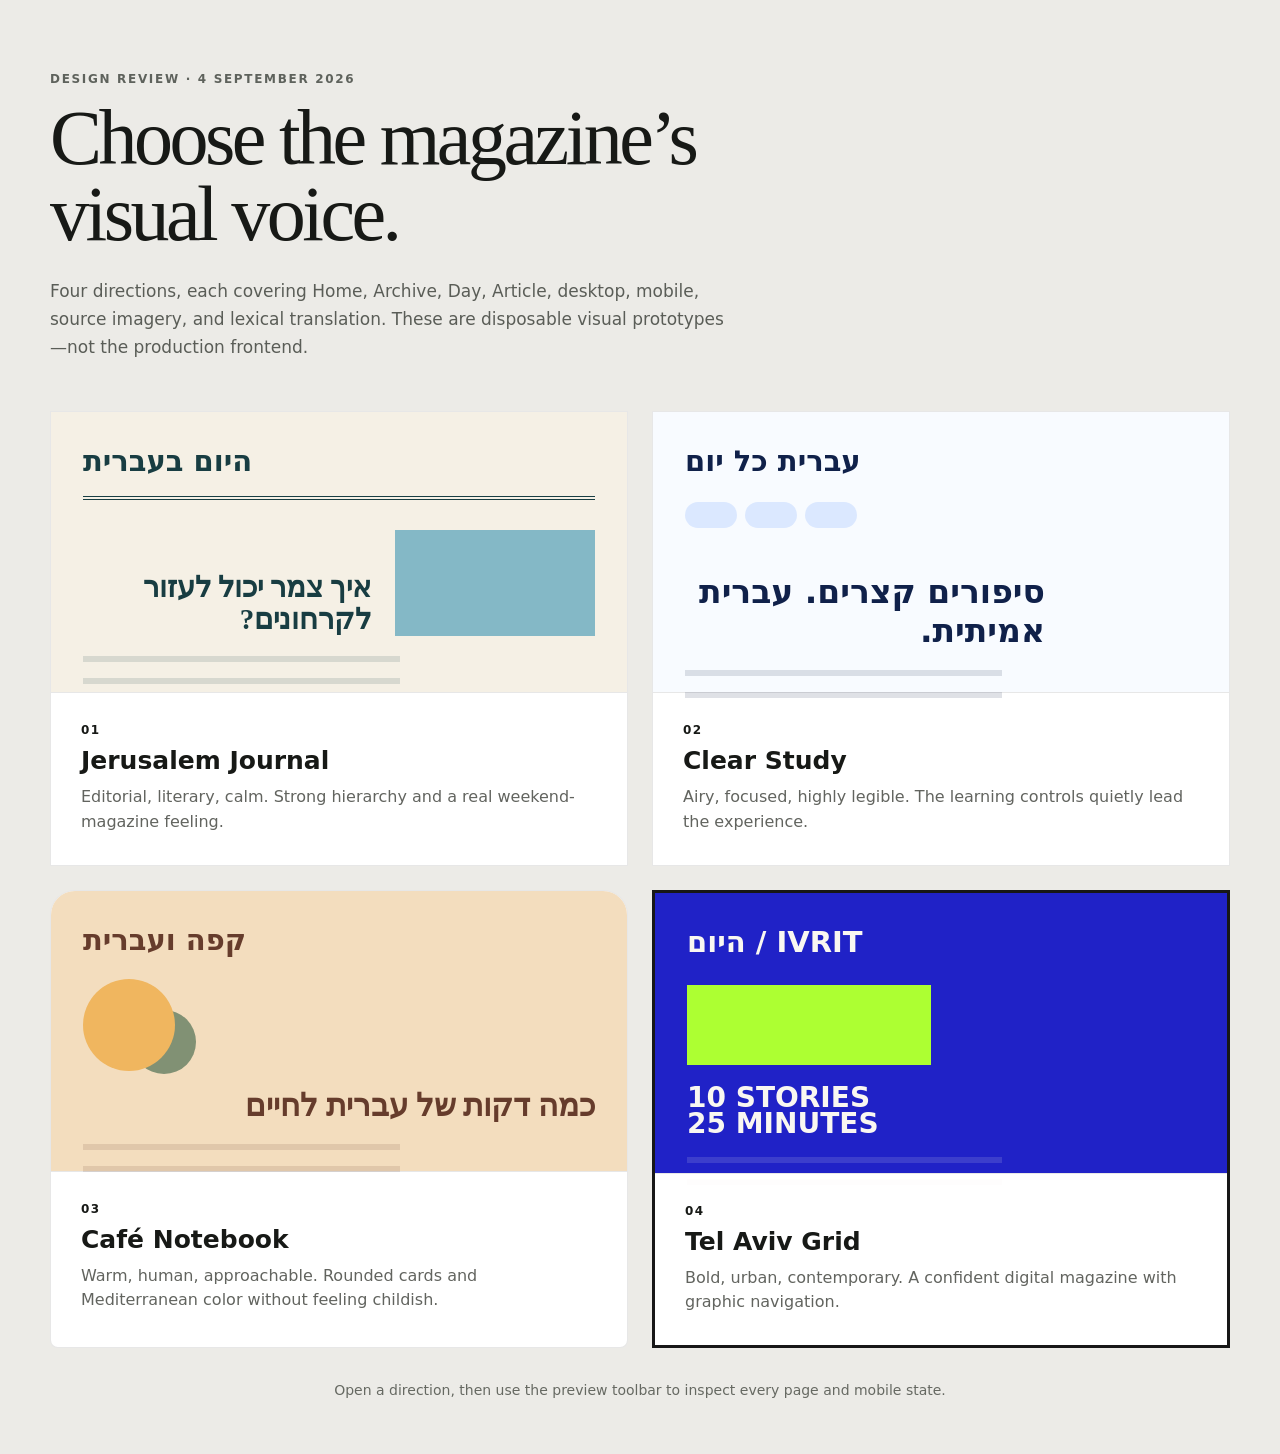
<file: design-previews/index.html>
<!doctype html>
<html lang="en">
<head>
  <meta charset="utf-8">
  <meta name="viewport" content="width=device-width, initial-scale=1">
  <title>Hebrew Reading Magazine — Design directions</title>
  <link rel="stylesheet" href="styles.css">
</head>
<body class="gallery-body">
  <main class="gallery">
    <header class="gallery-intro">
      <p class="eyebrow">Design review · 4 September 2026</p>
      <h1>Choose the magazine’s visual voice.</h1>
      <p>Four directions, each covering Home, Archive, Day, Article, desktop, mobile, source imagery, and lexical translation. These are disposable visual prototypes—not the production frontend.</p>
    </header>

    <section class="direction-grid" aria-label="Visual directions">
      <a class="direction-card direction-editorial" href="preview.html?theme=editorial&page=home&device=desktop">
        <div class="mini-preview">
          <div class="mini-masthead">היום בעברית</div>
          <div class="mini-rule"></div>
          <div class="mini-columns"><span></span><b>איך צמר יכול לעזור לקרחונים?</b></div>
          <div class="mini-lines"></div>
        </div>
        <div class="direction-copy">
          <span>01</span>
          <h2>Jerusalem Journal</h2>
          <p>Editorial, literary, calm. Strong hierarchy and a real weekend-magazine feeling.</p>
        </div>
      </a>

      <a class="direction-card direction-clear" href="preview.html?theme=clear&page=home&device=desktop">
        <div class="mini-preview">
          <div class="mini-masthead">עברית כל יום</div>
          <div class="mini-pill-row"><i></i><i></i><i></i></div>
          <b>סיפורים קצרים. עברית אמיתית.</b>
          <div class="mini-lines"></div>
        </div>
        <div class="direction-copy">
          <span>02</span>
          <h2>Clear Study</h2>
          <p>Airy, focused, highly legible. The learning controls quietly lead the experience.</p>
        </div>
      </a>

      <a class="direction-card direction-cafe" href="preview.html?theme=cafe&page=home&device=desktop">
        <div class="mini-preview">
          <div class="mini-masthead">קפה ועברית</div>
          <div class="mini-sun"></div>
          <b>כמה דקות של עברית לחיים</b>
          <div class="mini-lines"></div>
        </div>
        <div class="direction-copy">
          <span>03</span>
          <h2>Café Notebook</h2>
          <p>Warm, human, approachable. Rounded cards and Mediterranean color without feeling childish.</p>
        </div>
      </a>

      <a class="direction-card direction-grid-style" href="preview.html?theme=grid&page=home&device=desktop">
        <div class="mini-preview">
          <div class="mini-masthead">IVRIT / היום</div>
          <div class="mini-block"></div>
          <b>10 STORIES<br>25 MINUTES</b>
          <div class="mini-lines"></div>
        </div>
        <div class="direction-copy">
          <span>04</span>
          <h2>Tel Aviv Grid</h2>
          <p>Bold, urban, contemporary. A confident digital magazine with graphic navigation.</p>
        </div>
      </a>
    </section>

    <footer class="gallery-note">Open a direction, then use the preview toolbar to inspect every page and mobile state.</footer>
  </main>
</body>
</html>
</file>
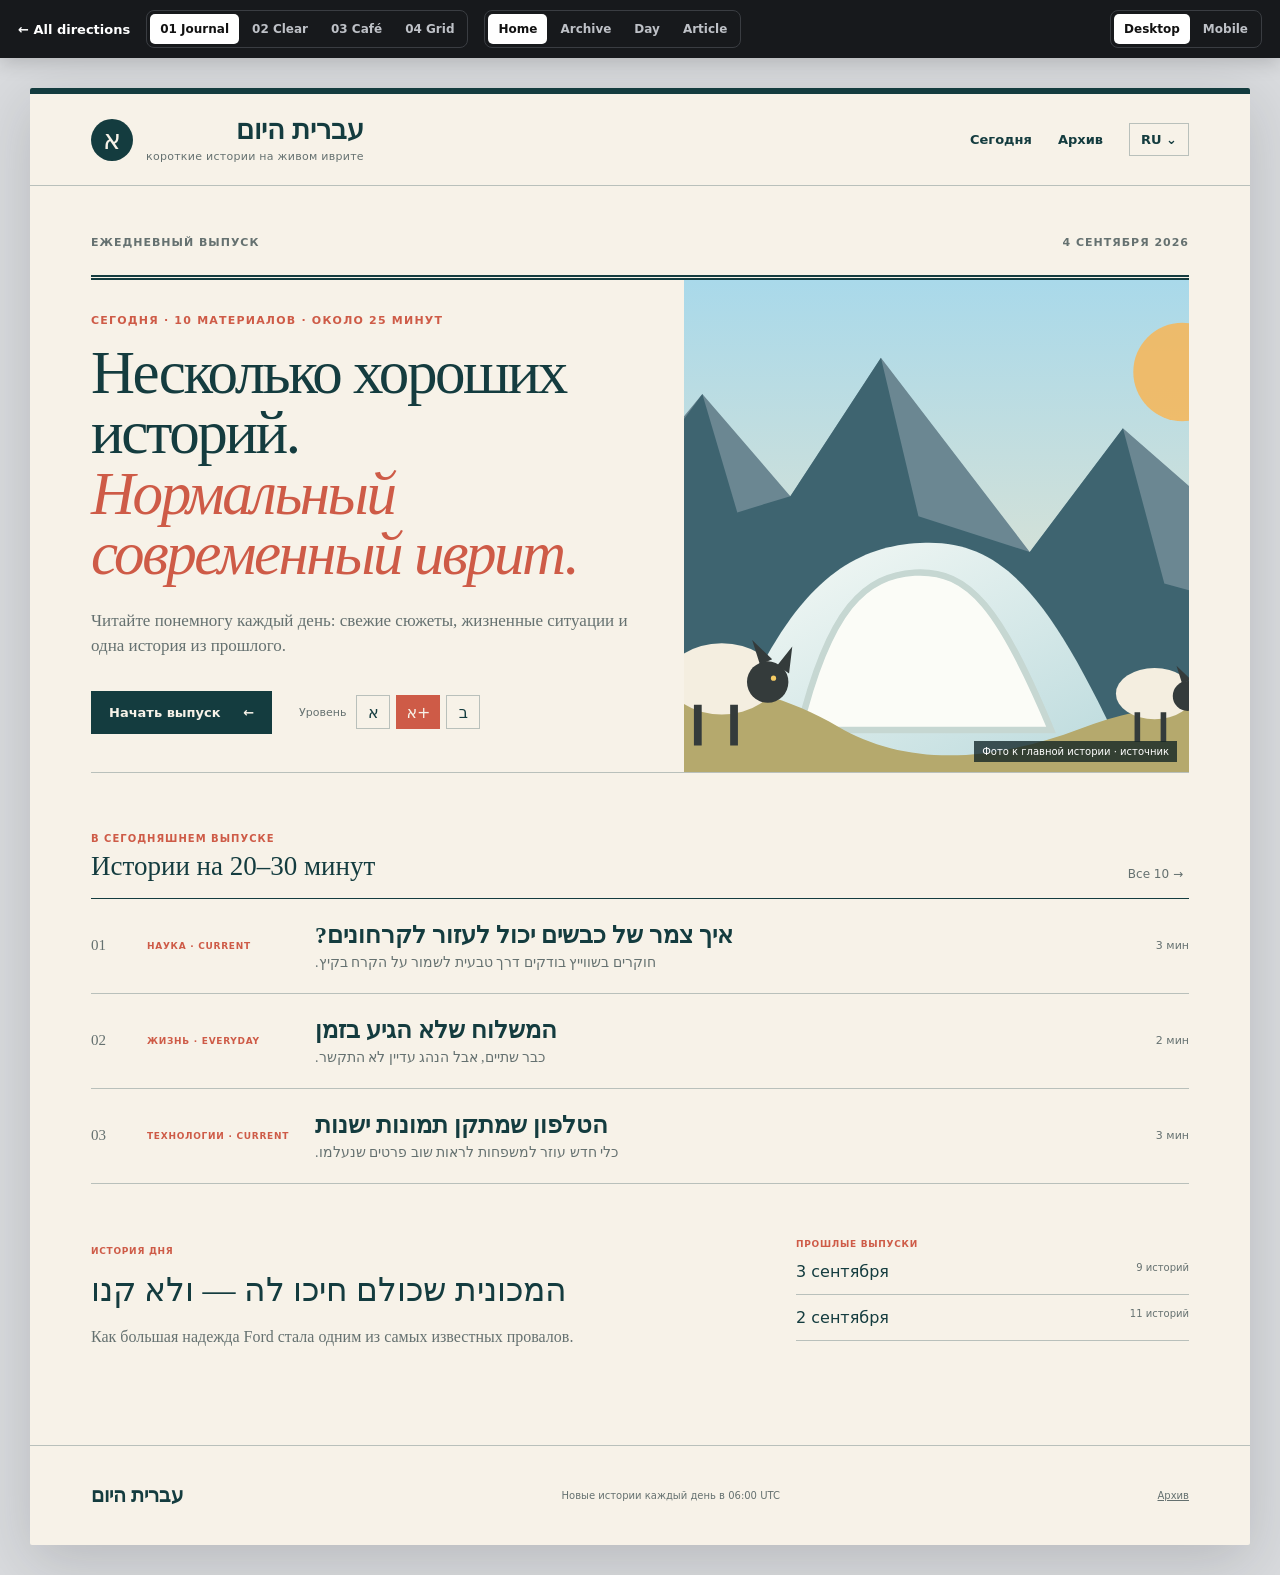
<file: design-previews/preview.html>
<!doctype html>
<html lang="en">
<head>
  <meta charset="utf-8">
  <meta name="viewport" content="width=device-width, initial-scale=1">
  <title>Hebrew Reading Magazine — Visual preview</title>
  <link rel="stylesheet" href="styles.css">
</head>
<body class="preview-body" data-theme="editorial">
  <header class="preview-toolbar">
    <a class="toolbar-back" href="index.html" aria-label="Back to directions">← All directions</a>
    <div class="toolbar-group theme-controls" aria-label="Theme">
      <button type="button" data-theme-choice="editorial">01 Journal</button>
      <button type="button" data-theme-choice="clear">02 Clear</button>
      <button type="button" data-theme-choice="cafe">03 Café</button>
      <button type="button" data-theme-choice="grid">04 Grid</button>
    </div>
    <div class="toolbar-group page-controls" aria-label="Page">
      <button type="button" data-page-choice="home">Home</button>
      <button type="button" data-page-choice="archive">Archive</button>
      <button type="button" data-page-choice="day">Day</button>
      <button type="button" data-page-choice="article">Article</button>
    </div>
    <div class="toolbar-group device-controls" aria-label="Viewport">
      <button type="button" data-device-choice="desktop">Desktop</button>
      <button type="button" data-device-choice="mobile">Mobile</button>
    </div>
  </header>

  <div class="preview-stage" data-device="desktop">
    <div class="site-shell">
      <header class="site-header">
        <a class="brand" href="#" data-open-page="home">
          <span class="brand-mark">א</span>
          <span class="brand-words"><strong class="brand-title">עברית היום</strong><small class="brand-tagline">короткие истории на живом иврите</small></span>
        </a>
        <nav class="site-nav" aria-label="Primary">
          <a href="#" data-open-page="home">Сегодня</a>
          <a href="#" data-open-page="archive">Архив</a>
          <button class="locale-button" type="button">RU <span>⌄</span></button>
        </nav>
      </header>

      <main class="mock-pages">
        <section class="mock-page home-page" data-page="home">
          <div class="home-kicker"><span>Ежедневный выпуск</span><time>4 сентября 2026</time></div>
          <section class="home-hero">
            <div class="hero-copy">
              <p class="hero-overline">Сегодня · 10 материалов · около 25 минут</p>
              <h1>Несколько хороших историй.<br><em>Нормальный современный иврит.</em></h1>
              <p class="hero-summary">Читайте понемногу каждый день: свежие сюжеты, жизненные ситуации и одна история из прошлого.</p>
              <div class="hero-actions">
                <button class="primary-action" type="button" data-open-page="day">Начать выпуск <span>←</span></button>
                <div class="level-shortcut" aria-label="Reading level"><span>Уровень</span><button>א</button><button class="active">א+</button><button>ב</button></div>
              </div>
            </div>
            <figure class="hero-image">
              <img src="assets/glacier.svg" alt="Sheep standing near a covered alpine glacier">
              <figcaption>Фото к главной истории · источник</figcaption>
            </figure>
          </section>

          <section class="home-list-section">
            <header class="section-heading"><div><span>В сегодняшнем выпуске</span><h2>Истории на 20–30 минут</h2></div><button type="button" data-open-page="day">Все 10 →</button></header>
            <div class="story-list">
              <article class="story-row featured-row">
                <span class="story-number">01</span><span class="story-kind">НАУКА · CURRENT</span>
                <div><h3 dir="rtl">איך צמר של כבשים יכול לעזור לקרחונים?</h3><p dir="rtl">חוקרים בשווייץ בודקים דרך טבעית לשמור על הקרח בקיץ.</p></div><span class="story-time">3 мин</span>
              </article>
              <article class="story-row">
                <span class="story-number">02</span><span class="story-kind">ЖИЗНЬ · EVERYDAY</span>
                <div><h3 dir="rtl">המשלוח שלא הגיע בזמן</h3><p dir="rtl">כבר שתיים, אבל הנהג עדיין לא התקשר.</p></div><span class="story-time">2 мин</span>
              </article>
              <article class="story-row">
                <span class="story-number">03</span><span class="story-kind">ТЕХНОЛОГИИ · CURRENT</span>
                <div><h3 dir="rtl">הטלפון שמתקן תמונות ישנות</h3><p dir="rtl">כלי חדש עוזר למשפחות לראות שוב פרטים שנעלמו.</p></div><span class="story-time">3 мин</span>
              </article>
            </div>
          </section>

          <section class="home-bottom">
            <div><span class="small-label">ИСТОРИЯ ДНЯ</span><h2 dir="rtl">המכונית שכולם חיכו לה — ולא קנו</h2><p>Как большая надежда Ford стала одним из самых известных провалов.</p></div>
            <aside><span class="small-label">ПРОШЛЫЕ ВЫПУСКИ</span><button type="button" data-open-page="archive">3 сентября <b>9 историй</b></button><button type="button" data-open-page="archive">2 сентября <b>11 историй</b></button></aside>
          </section>
        </section>

        <section class="mock-page archive-page" data-page="archive" hidden>
          <header class="page-title-block"><p class="hero-overline">Читать дальше</p><h1>Архив выпусков</h1><p>Каждый день — короткая подборка живого современного иврита.</p></header>
          <div class="archive-layout">
            <div class="archive-years"><button class="active">2026</button><button>2025</button><button>2024</button></div>
            <div class="archive-month">
              <h2>Сентябрь <span>4 выпуска</span></h2>
              <article class="issue-card current-issue"><time><b>04</b><span>сентября<br>пятница</span></time><div><h3>Сегодняшний выпуск</h3><p>10 материалов · около 25 минут</p><div class="issue-tags"><span>6 CURRENT</span><span>3 EVERYDAY</span><span>1 HISTORY</span></div></div><button type="button" data-open-page="day">Открыть →</button></article>
              <article class="issue-card"><time><b>03</b><span>сентября<br>четверг</span></time><div><h3 dir="rtl">הרכבת שחזרה לעיר</h3><p>9 материалов · около 22 минут</p></div><button>Открыть →</button></article>
              <article class="issue-card"><time><b>02</b><span>сентября<br>среда</span></time><div><h3 dir="rtl">למה כולם מחפשים את הכוס הזאת?</h3><p>11 материалов · около 28 минут</p></div><button>Открыть →</button></article>
              <article class="issue-card"><time><b>01</b><span>сентября<br>вторник</span></time><div><h3 dir="rtl">יום ראשון בעבודה החדשה</h3><p>10 материалов · около 24 минут</p></div><button>Открыть →</button></article>
            </div>
          </div>
        </section>

        <section class="mock-page day-page" data-page="day" hidden>
          <header class="day-heading">
            <a href="#" data-open-page="archive">← Архив</a>
            <div><p class="hero-overline">Ежедневный выпуск № 248</p><h1>4 сентября 2026</h1><p>10 материалов · около 25 минут</p></div>
            <div class="day-level"><span>Тексты уровня</span><div><button>א</button><button class="active">א+</button><button>ב</button></div></div>
          </header>
          <div class="day-story-grid">
            <article class="day-lead-card">
              <img src="assets/glacier.svg" alt="Sheep near a glacier">
              <div class="card-copy"><span class="story-kind">НАУКА · CURRENT</span><h2 dir="rtl">איך צמר של כבשים יכול לעזור לקרחונים?</h2><p dir="rtl">חוקרים בשווייץ בודקים אם חומר טבעי יכול להגן על הקרח בחודשי הקיץ.</p><footer><span>3 минуты</span><button type="button" data-open-page="article">Читать →</button></footer></div>
            </article>
            <article class="day-card"><span class="story-kind">ЖИЗНЬ · EVERYDAY</span><h2 dir="rtl">המשלוח שלא הגיע בזמן</h2><p dir="rtl">המשלוח היה אמור להגיע עד שתיים, אבל אף אחד לא התקשר.</p><footer><span>2 минуты</span><button>Читать →</button></footer></article>
            <article class="day-card"><span class="story-kind">ТЕХНОЛОГИИ · CURRENT</span><h2 dir="rtl">הטלפון שמתקן תמונות ישנות</h2><p dir="rtl">כלי חדש מחזיר צבע ופרטים לתמונות משפחתיות.</p><footer><span>3 минуты</span><button>Читать →</button></footer></article>
            <article class="day-card"><span class="story-kind">ГОРОД · CURRENT</span><h2 dir="rtl">הספרייה שנשארת פתוחה בלילה</h2><p dir="rtl">סטודנטים ביקשו מקום שקט ללמוד בו אחרי העבודה.</p><footer><span>2 минуты</span><button>Читать →</button></footer></article>
            <article class="day-card"><span class="story-kind">ИСТОРИЯ · HISTORY</span><h2 dir="rtl">המכונית שכולם חיכו לה — ולא קנו</h2><p dir="rtl">פורד חשבה שהדגם החדש יהיה הצלחה גדולה.</p><footer><span>4 минуты</span><button>Читать →</button></footer></article>
          </div>
        </section>

        <article class="mock-page article-page" data-page="article" hidden>
          <div class="article-progress"><span style="width:30%"></span></div>
          <header class="article-topline"><a href="#" data-open-page="day">← Выпуск за 4 сентября</a><span>1 из 10</span></header>
          <div class="article-layout">
            <aside class="article-tools">
              <div><span>Уровень</span><button>א</button><button class="active">א+</button><button>ב</button></div>
              <div><span>Перевод</span><button class="active">RU</button><button>EN</button></div>
              <p>Нажмите на слово или выражение, чтобы увидеть перевод.</p>
            </aside>
            <div class="article-main">
              <header class="article-heading"><span class="story-kind">НАУКА · CURRENT</span><h1 dir="rtl">איך צמר של כבשים יכול לעזור לקרחונים?</h1><p class="article-dek" dir="rtl">חוקרים בשווייץ בודקים אם חומר פשוט וטבעי יכול לעזור לשמור על הקרח גם בקיץ.</p><div class="article-meta"><span>4 сентября 2026</span><span>3 минуты</span><span>א+ · A1.2</span></div></header>
              <figure class="article-image"><img src="assets/glacier.svg" alt="Sheep standing beside a protected glacier in the Alps"><figcaption>Иллюстрация к материалу · <a href="#">перейти к источнику</a></figcaption></figure>
              <div class="hebrew-article" dir="rtl">
                <p><button class="lexeme">בקיץ</button> <button class="lexeme">האחרון</button>, <button class="lexeme">חוקרים</button> <button class="lexeme">בשווייץ</button> <button class="lexeme">ניסו</button> <button class="lexeme active-lexeme">דרך חדשה<span class="word-popover" dir="ltr"><b>דרך חדשה</b><span>новый способ</span><small>выражение · RU</small></span></button> <button class="lexeme">לשמור</button> <button class="lexeme">על</button> <button class="lexeme">קרחון קטן</button> <button class="lexeme">בהרים</button>.</p>
                <p><button class="lexeme">בדרך כלל</button> <button class="lexeme">מכסים</button> <button class="lexeme">את הקרח</button> <button class="lexeme">בחומר לבן</button>. <button class="lexeme">הפעם</button> <button class="lexeme">הם השתמשו</button> <button class="lexeme">בצמר כבשים</button>. <button class="lexeme">הצמר</button> <button class="lexeme">שומר</button> <button class="lexeme">על טמפרטורה נמוכה</button> <button class="lexeme">וגם</button> <button class="lexeme">מתפרק בטבע</button>.</p>
                <p><button class="lexeme">בסופו של דבר</button>, <button class="lexeme">החוקרים רוצים לדעת</button> <button class="lexeme">אם הפתרון</button> <button class="lexeme">גם יעיל</button> <button class="lexeme">וגם משתלם</button>. <button class="lexeme">אם הניסוי יצליח</button>, <button class="lexeme">אולי</button> <button class="lexeme">ישתמשו בו</button> <button class="lexeme">במקומות נוספים</button>.</p>
              </div>
              <section class="source-box"><span class="small-label">ИСТОЧНИКИ</span><a href="#"><b>Swiss Alpine Research</b><span>Researchers test sheep wool as glacier cover ↗</span></a></section>
              <nav class="article-pagination"><a class="disabled"><span>← Предыдущая</span><b>Начало выпуска</b></a><a href="#"><span>Следующая →</span><b dir="rtl">המשלוח שלא הגיע בזמן</b></a></nav>
            </div>
          </div>
        </article>
      </main>

      <footer class="site-footer"><span>עברית היום</span><span>Новые истории каждый день в 06:00 UTC</span><a href="#" data-open-page="archive">Архив</a></footer>
    </div>
  </div>
  <script src="preview.js"></script>
</body>
</html>
</file>
<file: design-previews/styles.css>
* { box-sizing: border-box; }
:root { color-scheme: light; }
html { min-width: 320px; }
body { margin: 0; }
button, a { font: inherit; }
button { cursor: pointer; }
[hidden] { display: none !important; }

/* Direction gallery */
.gallery-body {
  background: #ecebe7;
  color: #171916;
  font-family: Inter, ui-sans-serif, system-ui, -apple-system, BlinkMacSystemFont, "Segoe UI", sans-serif;
}
.gallery { width: min(1180px, calc(100% - 40px)); margin: 0 auto; padding: 72px 0 56px; }
.gallery-intro { max-width: 790px; margin-bottom: 50px; }
.gallery-intro .eyebrow { margin: 0 0 14px; color: #5e625c; font-size: 12px; font-weight: 750; letter-spacing: .14em; text-transform: uppercase; }
.gallery-intro h1 { margin: 0; font-family: Georgia, serif; font-size: clamp(42px, 7vw, 78px); font-weight: 500; letter-spacing: -.045em; line-height: .98; }
.gallery-intro p:last-child { max-width: 680px; margin: 24px 0 0; color: #5a5d57; font-size: 17px; line-height: 1.65; }
.direction-grid { display: grid; grid-template-columns: repeat(2, minmax(0, 1fr)); gap: 24px; }
.direction-card { overflow: hidden; color: inherit; text-decoration: none; background: #fff; border: 1px solid rgba(20,20,20,.1); transition: transform .18s ease, box-shadow .18s ease; }
.direction-card:hover { transform: translateY(-4px); box-shadow: 0 18px 45px rgba(31,33,29,.12); }
.mini-preview { height: 280px; padding: 32px; }
.mini-masthead { font-size: 29px; font-weight: 800; direction: rtl; text-align: left; }
.mini-rule { margin: 18px 0 30px; border-top: 4px double currentColor; }
.mini-columns { display: grid; grid-template-columns: 39% 1fr; align-items: end; gap: 24px; direction: rtl; }
.mini-columns span { height: 106px; background: #84b8c6; }
.mini-columns b { font-family: Georgia, serif; font-size: 29px; line-height: 1.1; }
.mini-lines { width: 62%; margin-top: 20px; border-top: 6px solid currentColor; border-bottom: 6px solid currentColor; height: 28px; opacity: .13; }
.mini-pill-row { display: flex; gap: 8px; margin: 24px 0 44px; }
.mini-pill-row i { width: 52px; height: 26px; border-radius: 50px; background: #dbe8ff; }
.direction-clear .mini-preview > b { display: block; max-width: 360px; font-size: 33px; direction: rtl; }
.mini-sun { width: 92px; height: 92px; margin: 22px 0 16px; border-radius: 50%; background: #f0b65f; box-shadow: 35px 17px 0 -14px #819174; }
.direction-cafe .mini-preview > b { display: block; font-family: Georgia, serif; font-size: 31px; direction: rtl; }
.mini-block { width: 48%; height: 80px; margin: 26px 0 20px; background: #adff32; }
.direction-grid-style .mini-preview > b { font-size: 28px; line-height: .92; }
.direction-copy { padding: 26px 30px 30px; border-top: 1px solid rgba(20,20,20,.1); }
.direction-copy > span { font-size: 12px; font-weight: 800; letter-spacing: .12em; }
.direction-copy h2 { margin: 8px 0 10px; font-size: 25px; }
.direction-copy p { margin: 0; color: #62645f; line-height: 1.55; }
.direction-editorial .mini-preview { color: #183d42; background: #f5f0e5; }
.direction-clear .mini-preview { color: #10214a; background: #f8fbff; }
.direction-cafe { border-radius: 25px 25px 8px 8px; }
.direction-cafe .mini-preview { color: #663c2c; background: #f3ddbe; }
.direction-grid-style { border: 3px solid #171717; }
.direction-grid-style .mini-preview { color: #f9f7f1; background: #2022c7; }
.gallery-note { margin-top: 34px; color: #666962; font-size: 14px; text-align: center; }

/* Neutral preview chrome */
.preview-body { min-height: 100vh; background: #d9dbde; font-family: Inter, ui-sans-serif, system-ui, -apple-system, BlinkMacSystemFont, "Segoe UI", sans-serif; }
.preview-toolbar { position: sticky; z-index: 100; top: 0; display: flex; align-items: center; gap: 16px; min-height: 58px; padding: 9px 18px; color: #e7e9ed; background: #17191c; box-shadow: 0 4px 20px rgba(0,0,0,.18); }
.toolbar-back { flex: none; color: #fff; font-size: 13px; font-weight: 750; text-decoration: none; }
.toolbar-group { display: flex; gap: 3px; padding: 3px; border: 1px solid #3a3d42; border-radius: 8px; }
.toolbar-group button { min-height: 30px; padding: 5px 10px; color: #bec1c7; background: transparent; border: 0; border-radius: 5px; font-size: 12px; font-weight: 700; }
.toolbar-group button:hover { color: #fff; }
.toolbar-group button.active { color: #111; background: #fff; }
.device-controls { margin-left: auto; }
.preview-stage { overflow: auto; min-height: calc(100vh - 58px); padding: 30px; }
.preview-stage[data-device="mobile"] { padding: 22px 10px 50px; }
.site-shell { container-type: inline-size; width: min(1240px, 100%); min-height: calc(100vh - 118px); margin: 0 auto; overflow: hidden; color: var(--ink); background: var(--paper); border-radius: var(--shell-radius); box-shadow: 0 16px 60px rgba(21,23,27,.17); transition: width .2s ease; }
.preview-stage[data-device="mobile"] .site-shell { width: 390px; min-height: 780px; }

/* Shared magazine primitives */
.site-shell {
  --paper: #f7f2e8;
  --ink: #143c3f;
  --muted: #657170;
  --accent: #ce5b47;
  --accent-2: #b7d7d9;
  --line: #b9c0bb;
  --soft: #eee7da;
  --heading: Georgia, "Times New Roman", serif;
  --body: Georgia, "Times New Roman", serif;
  --ui: Inter, ui-sans-serif, system-ui, sans-serif;
  --radius: 0;
  --shell-radius: 2px;
  --card-shadow: none;
  font-family: var(--ui);
}
.site-shell a { color: inherit; }
.site-shell button { color: inherit; }
.site-header { display: flex; align-items: center; justify-content: space-between; min-height: 98px; padding: 0 5%; border-bottom: 1px solid var(--line); }
.brand { display: flex; align-items: center; gap: 13px; text-decoration: none; }
.brand-mark { display: grid; place-items: center; width: 42px; height: 42px; color: var(--paper); background: var(--ink); border-radius: var(--radius); font-family: var(--heading); font-size: 27px; }
.brand-words { display: flex; flex-direction: column; }
.brand-title { direction: rtl; font-family: var(--heading); font-size: 27px; line-height: 1; }
.brand-tagline { margin-top: 6px; color: var(--muted); font-size: 11px; letter-spacing: .025em; }
.site-nav { display: flex; align-items: center; gap: 26px; font-size: 13px; font-weight: 700; }
.site-nav a { text-decoration: none; }
.locale-button { padding: 8px 11px; background: transparent; border: 1px solid var(--line); border-radius: var(--radius); }
.mock-page { min-height: 750px; padding: 50px 5% 80px; }
.home-kicker { display: flex; justify-content: space-between; margin-bottom: 26px; color: var(--muted); font-size: 11px; font-weight: 800; letter-spacing: .09em; text-transform: uppercase; }
.home-hero { display: grid; grid-template-columns: 1.08fr .92fr; min-height: 435px; border-top: 3px solid var(--ink); border-bottom: 1px solid var(--line); }
.hero-copy { display: flex; flex-direction: column; justify-content: center; padding: 34px 6% 38px 0; }
.hero-overline { margin: 0 0 16px; color: var(--accent); font-size: 11px; font-weight: 850; letter-spacing: .11em; text-transform: uppercase; }
.hero-copy h1 { max-width: 650px; margin: 0; font-family: var(--heading); font-size: clamp(41px, 5cqw, 68px); font-weight: 500; letter-spacing: -.04em; line-height: .99; }
.hero-copy h1 em { color: var(--accent); font-style: italic; font-weight: inherit; }
.hero-summary { max-width: 550px; margin: 23px 0 0; color: var(--muted); font-family: var(--body); font-size: 17px; line-height: 1.5; }
.hero-actions { display: flex; align-items: center; gap: 27px; margin-top: 32px; }
.primary-action { padding: 13px 17px; color: var(--paper) !important; background: var(--ink); border: 1px solid var(--ink); border-radius: var(--radius); font-size: 13px; font-weight: 800; }
.primary-action span { margin-left: 18px; }
.level-shortcut { display: flex; align-items: center; gap: 6px; }
.level-shortcut > span { margin-right: 4px; color: var(--muted); font-size: 11px; }
.level-shortcut button, .day-level button, .article-tools button { min-width: 34px; height: 34px; padding: 0 9px; background: transparent; border: 1px solid var(--line); border-radius: var(--radius); }
.level-shortcut button.active, .day-level button.active, .article-tools button.active { color: var(--paper); background: var(--accent); border-color: var(--accent); }
.hero-image { position: relative; min-height: 435px; margin: 0; overflow: hidden; }
.hero-image img, .article-image img, .day-lead-card img { width: 100%; height: 100%; object-fit: cover; display: block; }
.hero-image figcaption { position: absolute; right: 12px; bottom: 10px; padding: 5px 8px; color: #fff; background: rgba(10,30,32,.75); font-size: 10px; }
.home-list-section { padding-top: 54px; }
.section-heading { display: flex; align-items: end; justify-content: space-between; padding-bottom: 16px; border-bottom: 1px solid var(--ink); }
.section-heading span { color: var(--accent); font-size: 10px; font-weight: 850; letter-spacing: .1em; text-transform: uppercase; }
.section-heading h2 { margin: 5px 0 0; font-family: var(--heading); font-size: 27px; font-weight: 500; }
.section-heading button { color: var(--muted); background: transparent; border: 0; font-size: 12px; }
.story-row { display: grid; grid-template-columns: 38px 150px minmax(0, 1fr) 55px; align-items: center; gap: 18px; padding: 22px 0; border-bottom: 1px solid var(--line); }
.story-number { color: var(--muted); font-size: 11px; }
.story-kind, .small-label { color: var(--accent); font-size: 9px; font-weight: 850; letter-spacing: .08em; text-transform: uppercase; }
.story-row h3 { margin: 0; font-family: var(--heading); font-size: 24px; font-weight: 600; text-align: left; }
.story-row p { margin: 5px 0 0; color: var(--muted); font-family: var(--body); font-size: 14px; text-align: left; }
.story-time { color: var(--muted); font-size: 11px; text-align: right; }
.home-bottom { display: grid; grid-template-columns: 1.25fr .75fr; gap: 50px; padding: 55px 0 0; }
.home-bottom h2 { margin: 12px 0; font-family: var(--heading); font-size: 33px; font-weight: 500; text-align: left; }
.home-bottom p { color: var(--muted); font-family: var(--body); line-height: 1.5; }
.home-bottom aside { display: flex; flex-direction: column; gap: 0; }
.home-bottom aside button { display: flex; justify-content: space-between; padding: 13px 0; background: transparent; border: 0; border-bottom: 1px solid var(--line); text-align: left; }
.home-bottom aside b { color: var(--muted); font-size: 10px; font-weight: 500; }

.page-title-block { max-width: 720px; padding-bottom: 35px; border-bottom: 3px solid var(--ink); }
.page-title-block h1 { margin: 0; font-family: var(--heading); font-size: clamp(46px, 6cqw, 78px); font-weight: 500; letter-spacing: -.04em; }
.page-title-block > p:last-child { color: var(--muted); font-family: var(--body); font-size: 17px; }
.archive-layout { display: grid; grid-template-columns: 120px minmax(0, 1fr); gap: 50px; padding-top: 40px; }
.archive-years { display: flex; flex-direction: column; align-items: stretch; gap: 5px; }
.archive-years button { padding: 12px; color: var(--muted); background: transparent; border: 0; border-left: 2px solid var(--line); text-align: left; }
.archive-years button.active { color: var(--ink); border-color: var(--accent); font-weight: 800; }
.archive-month h2 { display: flex; align-items: baseline; justify-content: space-between; margin: 0 0 12px; font-family: var(--heading); font-size: 30px; font-weight: 500; }
.archive-month h2 span { color: var(--muted); font-family: var(--ui); font-size: 11px; font-weight: 500; }
.issue-card { display: grid; grid-template-columns: 120px 1fr auto; align-items: center; gap: 25px; min-height: 125px; padding: 20px 0; border-top: 1px solid var(--line); }
.issue-card time { display: flex; align-items: center; gap: 10px; }
.issue-card time b { font-family: var(--heading); font-size: 44px; font-weight: 500; }
.issue-card time span { color: var(--muted); font-size: 10px; line-height: 1.4; }
.issue-card h3 { margin: 0; font-family: var(--heading); font-size: 25px; font-weight: 500; text-align: left; }
.issue-card p { margin: 7px 0 0; color: var(--muted); font-size: 12px; }
.issue-card > button, .day-card button, .day-lead-card button { padding: 9px 12px; background: transparent; border: 1px solid var(--line); border-radius: var(--radius); font-size: 11px; font-weight: 750; }
.current-issue { margin: 0 -18px; padding-right: 18px; padding-left: 18px; background: var(--soft); }
.issue-tags { display: flex; gap: 7px; margin-top: 12px; }
.issue-tags span { padding: 4px 6px; color: var(--muted); border: 1px solid var(--line); font-size: 8px; }

.day-heading { display: grid; grid-template-columns: 1fr auto 1fr; align-items: end; padding: 10px 0 36px; border-bottom: 3px solid var(--ink); }
.day-heading > a { align-self: start; color: var(--muted); font-size: 11px; text-decoration: none; }
.day-heading > div:nth-child(2) { text-align: center; }
.day-heading h1 { margin: 0; font-family: var(--heading); font-size: clamp(42px, 5cqw, 65px); font-weight: 500; letter-spacing: -.035em; }
.day-heading div:nth-child(2) > p:last-child { margin: 10px 0 0; color: var(--muted); font-size: 13px; }
.day-level { justify-self: end; }
.day-level > span, .article-tools > div > span { display: block; margin-bottom: 7px; color: var(--muted); font-size: 9px; font-weight: 750; text-transform: uppercase; }
.day-story-grid { display: grid; grid-template-columns: repeat(2, minmax(0, 1fr)); gap: 18px; padding-top: 30px; }
.day-lead-card { grid-column: 1 / -1; display: grid; grid-template-columns: 1fr 1fr; min-height: 360px; overflow: hidden; background: var(--soft); border: 1px solid var(--line); border-radius: var(--radius); box-shadow: var(--card-shadow); }
.day-lead-card .card-copy { display: flex; flex-direction: column; justify-content: center; padding: 42px; }
.day-lead-card h2, .day-card h2 { margin: 14px 0 12px; font-family: var(--heading); font-size: 35px; font-weight: 500; line-height: 1.15; text-align: left; }
.day-lead-card p, .day-card p { margin: 0; color: var(--muted); font-family: var(--body); font-size: 16px; line-height: 1.5; text-align: left; }
.day-lead-card footer, .day-card footer { display: flex; align-items: center; justify-content: space-between; margin-top: auto; padding-top: 25px; color: var(--muted); font-size: 10px; }
.day-card { display: flex; flex-direction: column; min-height: 265px; padding: 30px; background: var(--paper); border: 1px solid var(--line); border-radius: var(--radius); box-shadow: var(--card-shadow); }
.day-card h2 { font-size: 27px; }

.article-progress { height: 4px; margin: -50px -5% 38px; background: var(--soft); }
.article-progress span { display: block; height: 100%; background: var(--accent); }
.article-topline { display: flex; justify-content: space-between; color: var(--muted); font-size: 11px; }
.article-topline a { text-decoration: none; }
.article-layout { display: grid; grid-template-columns: 170px minmax(0, 720px); justify-content: center; gap: 70px; padding-top: 45px; }
.article-tools { position: sticky; top: 105px; align-self: start; display: flex; flex-direction: column; gap: 25px; padding-top: 5px; }
.article-tools > div { white-space: nowrap; }
.article-tools p { color: var(--muted); font-size: 11px; line-height: 1.5; }
.article-heading { padding-bottom: 25px; border-bottom: 1px solid var(--line); }
.article-heading h1 { margin: 16px 0; font-family: var(--heading); font-size: clamp(43px, 5.2cqw, 68px); font-weight: 500; line-height: 1.08; text-align: left; }
.article-dek { margin: 0; color: var(--muted); font-family: var(--body); font-size: 20px; line-height: 1.5; text-align: left; }
.article-meta { display: flex; gap: 20px; margin-top: 22px; color: var(--muted); font-size: 10px; }
.article-image { margin: 30px 0; }
.article-image img { aspect-ratio: 16 / 8.5; }
.article-image figcaption { margin-top: 7px; color: var(--muted); font-size: 9px; }
.hebrew-article { font-family: var(--body); font-size: 23px; line-height: 2.05; }
.hebrew-article p { margin: 0 0 23px; text-align: right; }
.lexeme { position: relative; display: inline; padding: 2px 1px; background: transparent; border: 0; border-bottom: 1px dotted color-mix(in srgb, var(--accent) 55%, transparent); font-family: inherit; font-size: inherit; line-height: inherit; }
.lexeme:hover, .lexeme:focus, .active-lexeme { color: var(--accent); background: color-mix(in srgb, var(--accent-2) 35%, transparent); outline: none; }
.word-popover { position: absolute; z-index: 20; bottom: calc(100% + 11px); left: 50%; display: flex; width: 210px; padding: 13px 15px; color: var(--ink); background: var(--paper); border: 1px solid var(--ink); border-radius: var(--radius); box-shadow: 0 10px 30px rgba(0,0,0,.15); transform: translateX(-50%); flex-direction: column; font-family: var(--ui); font-size: 13px; line-height: 1.35; text-align: left; }
.word-popover::after { content: ""; position: absolute; top: 100%; left: 50%; width: 9px; height: 9px; background: var(--paper); border-right: 1px solid var(--ink); border-bottom: 1px solid var(--ink); transform: translate(-50%, -5px) rotate(45deg); }
.word-popover b { direction: rtl; margin-bottom: 4px; font-family: var(--body); text-align: left; }
.word-popover small { margin-top: 7px; color: var(--muted); font-size: 8px; font-weight: 750; letter-spacing: .08em; text-transform: uppercase; }
.source-box { margin-top: 45px; padding: 22px; background: var(--soft); border-left: 3px solid var(--accent); }
.source-box > a { display: flex; flex-direction: column; gap: 4px; margin-top: 10px; font-size: 12px; text-decoration: none; }
.source-box a span { color: var(--muted); }
.article-pagination { display: grid; grid-template-columns: 1fr 1fr; margin-top: 50px; border-top: 1px solid var(--line); border-bottom: 1px solid var(--line); }
.article-pagination a { display: flex; min-height: 100px; padding: 22px; flex-direction: column; text-decoration: none; }
.article-pagination a + a { border-left: 1px solid var(--line); text-align: right; }
.article-pagination span { color: var(--muted); font-size: 9px; }
.article-pagination b { margin-top: 8px; font-family: var(--heading); font-size: 17px; font-weight: 500; }
.article-pagination .disabled { opacity: .45; }
.site-footer { display: flex; align-items: center; justify-content: space-between; min-height: 100px; padding: 0 5%; color: var(--muted); border-top: 1px solid var(--line); font-size: 10px; }
.site-footer span:first-child { color: var(--ink); font-family: var(--heading); font-size: 20px; font-weight: 700; direction: rtl; }

/* 01 — Jerusalem Journal */
.preview-body[data-theme="editorial"] .site-header { border-top: 6px solid var(--ink); }
.preview-body[data-theme="editorial"] .brand-mark { border-radius: 50%; }
.preview-body[data-theme="editorial"] .home-hero { border-top-style: double; border-top-width: 5px; }
.preview-body[data-theme="editorial"] .story-number { font-family: var(--heading); font-size: 15px; }

/* 02 — Clear Study */
.preview-body[data-theme="clear"] .site-shell {
  --paper: #fbfdff; --ink: #122550; --muted: #64708a; --accent: #3169df; --accent-2: #dbe8ff; --line: #dae2ef; --soft: #f0f5fc;
  --heading: Inter, ui-sans-serif, system-ui, sans-serif; --body: Inter, ui-sans-serif, system-ui, sans-serif; --radius: 12px; --shell-radius: 12px; --card-shadow: 0 8px 26px rgba(49,105,223,.08);
}
.preview-body[data-theme="clear"] .site-header { min-height: 82px; }
.preview-body[data-theme="clear"] .brand-mark { background: var(--accent); }
.preview-body[data-theme="clear"] .brand-title { font-size: 23px; letter-spacing: -.03em; }
.preview-body[data-theme="clear"] .home-kicker { display: none; }
.preview-body[data-theme="clear"] .home-hero { gap: 45px; border: 0; }
.preview-body[data-theme="clear"] .hero-copy h1 { font-weight: 730; }
.preview-body[data-theme="clear"] .hero-copy h1 em { font-style: normal; }
.preview-body[data-theme="clear"] .hero-image { min-height: 390px; border-radius: 22px; }
.preview-body[data-theme="clear"] .story-row { grid-template-columns: 38px 145px minmax(0,1fr) 55px; margin-top: 10px; padding: 18px 16px; background: #fff; border: 1px solid var(--line); border-radius: 13px; box-shadow: var(--card-shadow); }
.preview-body[data-theme="clear"] .section-heading { border: 0; }
.preview-body[data-theme="clear"] .current-issue { border-radius: var(--radius); }
.preview-body[data-theme="clear"] .page-title-block, .preview-body[data-theme="clear"] .day-heading { border-bottom: 1px solid var(--line); }
.preview-body[data-theme="clear"] .article-progress { height: 5px; border-radius: 9px; }

/* 03 — Café Notebook */
.preview-body[data-theme="cafe"] .site-shell {
  --paper: #fff8e9; --ink: #57382c; --muted: #847168; --accent: #c35436; --accent-2: #f2cda7; --line: #d9c5ad; --soft: #f4e5cd;
  --heading: Georgia, "Times New Roman", serif; --body: Georgia, "Times New Roman", serif; --ui: "Trebuchet MS", ui-sans-serif, sans-serif; --radius: 20px; --shell-radius: 26px; --card-shadow: 0 10px 0 #e9d3b6;
}
.preview-body[data-theme="cafe"] .site-header { margin: 0 3%; padding: 0 2%; }
.preview-body[data-theme="cafe"] .brand-mark { color: var(--ink); background: #efb95f; transform: rotate(-5deg); }
.preview-body[data-theme="cafe"] .home-hero { gap: 28px; padding: 25px; background: var(--soft); border: 0; border-radius: 28px; }
.preview-body[data-theme="cafe"] .hero-copy { padding-left: 18px; }
.preview-body[data-theme="cafe"] .hero-image { min-height: 390px; border-radius: 25px 25px 25px 70px; }
.preview-body[data-theme="cafe"] .section-heading { border-bottom: 2px dashed var(--line); }
.preview-body[data-theme="cafe"] .story-row { border-bottom-style: dashed; }
.preview-body[data-theme="cafe"] .current-issue { border-radius: var(--radius); }
.preview-body[data-theme="cafe"] .day-lead-card { transform: rotate(-.3deg); }
.preview-body[data-theme="cafe"] .day-card:nth-child(even) { transform: rotate(.35deg); }
.preview-body[data-theme="cafe"] .page-title-block, .preview-body[data-theme="cafe"] .day-heading { border-bottom-style: dashed; }
.preview-body[data-theme="cafe"] .word-popover { border-width: 2px; }

/* 04 — Tel Aviv Grid */
.preview-body[data-theme="grid"] .site-shell {
  --paper: #f4f1e9; --ink: #141414; --muted: #565656; --accent: #2927c9; --accent-2: #b6ff3d; --line: #171717; --soft: #d9ff94;
  --heading: Arial Black, Inter, ui-sans-serif, sans-serif; --body: Arial, ui-sans-serif, sans-serif; --ui: Arial, ui-sans-serif, sans-serif; --radius: 0; --shell-radius: 0; --card-shadow: 7px 7px 0 #171717;
}
.preview-body[data-theme="grid"] .site-header { min-height: 76px; color: #fff; background: var(--ink); border-color: var(--ink); }
.preview-body[data-theme="grid"] .brand-mark { color: var(--ink); background: var(--accent-2); }
.preview-body[data-theme="grid"] .brand-tagline { color: #aaa; text-transform: uppercase; }
.preview-body[data-theme="grid"] .locale-button { border-color: #777; }
.preview-body[data-theme="grid"] .home-hero { border-top-width: 8px; border-bottom-width: 3px; }
.preview-body[data-theme="grid"] .hero-copy h1 { text-transform: uppercase; }
.preview-body[data-theme="grid"] .hero-copy h1 em { color: var(--accent); font-style: normal; }
.preview-body[data-theme="grid"] .primary-action { background: var(--accent); border-color: var(--accent); }
.preview-body[data-theme="grid"] .level-shortcut button.active, .preview-body[data-theme="grid"] .day-level button.active, .preview-body[data-theme="grid"] .article-tools button.active { color: var(--ink); background: var(--accent-2); border-color: var(--ink); }
.preview-body[data-theme="grid"] .story-row { border-bottom-width: 2px; }
.preview-body[data-theme="grid"] .story-kind, .preview-body[data-theme="grid"] .small-label { color: var(--accent); }
.preview-body[data-theme="grid"] .current-issue { border: 2px solid var(--ink); }
.preview-body[data-theme="grid"] .page-title-block, .preview-body[data-theme="grid"] .day-heading { border-bottom-width: 8px; }
.preview-body[data-theme="grid"] .day-card, .preview-body[data-theme="grid"] .day-lead-card { border-width: 2px; }
.preview-body[data-theme="grid"] .article-progress { height: 8px; }
.preview-body[data-theme="grid"] .word-popover { color: var(--ink); background: var(--accent-2); border-width: 2px; box-shadow: 6px 6px 0 var(--ink); }
.preview-body[data-theme="grid"] .word-popover::after { background: var(--accent-2); }
.preview-body[data-theme="grid"] .source-box { border: 2px solid var(--ink); border-left: 10px solid var(--accent); }

@container (max-width: 620px) {
  .site-header { min-height: 70px !important; padding: 0 18px !important; margin: 0 !important; }
  .brand { gap: 9px; }
  .brand-mark { width: 34px; height: 34px; font-size: 21px; }
  .brand-title { font-size: 20px !important; }
  .brand-tagline { display: none; }
  .site-nav { gap: 10px; }
  .site-nav a { display: none; }
  .mock-page { min-height: 650px; padding: 28px 18px 55px; }
  .home-kicker { margin-bottom: 16px; }
  .home-hero { display: flex !important; min-height: auto; padding: 0 !important; flex-direction: column-reverse; gap: 0 !important; }
  .hero-image { width: 100%; min-height: 220px !important; border-radius: 0 !important; }
  .hero-copy { padding: 26px 0 30px !important; }
  .hero-overline { font-size: 9px; }
  .hero-copy h1 { font-size: 36px; }
  .hero-summary { font-size: 15px; }
  .hero-actions { align-items: flex-start; flex-direction: column; gap: 18px; margin-top: 23px; }
  .home-list-section { padding-top: 38px; }
  .section-heading h2 { font-size: 23px; }
  .story-row { display: grid !important; grid-template-columns: 25px 1fr auto !important; gap: 10px !important; margin-top: 0 !important; padding: 19px 0 !important; background: transparent !important; border: 0 !important; border-bottom: 1px solid var(--line) !important; border-radius: 0 !important; box-shadow: none !important; }
  .story-kind { grid-column: 2 / 4; }
  .story-row > div { grid-column: 2 / 3; }
  .story-row h3 { font-size: 21px; }
  .story-row p { display: none; }
  .story-time { align-self: end; grid-column: 3; }
  .home-bottom { grid-template-columns: 1fr; gap: 35px; padding-top: 40px; }
  .home-bottom h2 { font-size: 27px; }
  .page-title-block { padding-bottom: 25px; }
  .page-title-block h1 { font-size: 44px; }
  .archive-layout { grid-template-columns: 1fr; gap: 18px; padding-top: 25px; }
  .archive-years { flex-direction: row; }
  .archive-years button { border: 0; border-bottom: 2px solid var(--line); }
  .issue-card { grid-template-columns: 64px 1fr; gap: 15px; min-height: 110px; }
  .issue-card time b { font-size: 34px; }
  .issue-card > button { display: none; }
  .issue-card h3 { font-size: 20px; }
  .issue-tags { flex-wrap: wrap; }
  .current-issue { margin: 0 -8px; padding: 15px 8px; }
  .day-heading { grid-template-columns: 1fr; gap: 25px; }
  .day-heading > div:nth-child(2) { text-align: left; }
  .day-heading h1 { font-size: 42px; }
  .day-level { justify-self: start; }
  .day-story-grid { grid-template-columns: 1fr; }
  .day-lead-card { grid-template-columns: 1fr; min-height: auto; box-shadow: none; transform: none !important; }
  .day-lead-card img { aspect-ratio: 16 / 9; }
  .day-lead-card .card-copy { min-height: 310px; padding: 25px; }
  .day-lead-card h2, .day-card h2 { font-size: 26px; }
  .day-card { min-height: 240px; padding: 25px; box-shadow: none; transform: none !important; }
  .article-progress { margin: -28px -18px 25px; }
  .article-layout { grid-template-columns: 1fr; gap: 22px; padding-top: 30px; }
  .article-tools { position: static; z-index: 30; display: grid; grid-template-columns: 1fr 1fr; gap: 12px; padding: 13px; background: var(--soft); }
  .article-tools p { grid-column: 1 / -1; margin: 0; }
  .article-heading h1 { font-size: 39px; }
  .article-dek { font-size: 18px; }
  .article-meta { flex-wrap: wrap; gap: 8px 15px; }
  .article-image { margin-right: -18px; margin-left: -18px; }
  .article-image figcaption { padding: 0 18px; }
  .hebrew-article { font-size: 21px; line-height: 2; }
  .word-popover { left: 0; width: 185px; transform: none; }
  .word-popover::after { left: 20%; }
  .article-pagination { grid-template-columns: 1fr; }
  .article-pagination a + a { border-top: 1px solid var(--line); border-left: 0; }
  .site-footer { min-height: 120px; padding: 22px 18px; flex-direction: column; align-items: flex-start; justify-content: center; gap: 10px; }
}

@media (max-width: 900px) {
  .preview-toolbar { flex-wrap: wrap; }
  .device-controls { margin-left: 0; }
  .preview-stage { min-height: calc(100vh - 100px); }
  .direction-grid { grid-template-columns: 1fr; }
}
@media (max-width: 520px) {
  .gallery { width: min(100% - 24px, 1180px); padding-top: 38px; }
  .gallery-intro h1 { font-size: 43px; }
  .mini-preview { height: 220px; padding: 24px; }
  .mini-columns span { height: 72px; }
  .mini-columns b { font-size: 23px; }
  .preview-toolbar { position: static; gap: 8px; padding: 9px; }
  .toolbar-back { width: 100%; }
  .toolbar-group button { padding: 4px 6px; }
  .theme-controls { overflow-x: auto; max-width: 100%; }
  .preview-stage[data-device="mobile"] .site-shell { width: min(390px, 100%); }
}
</file>
